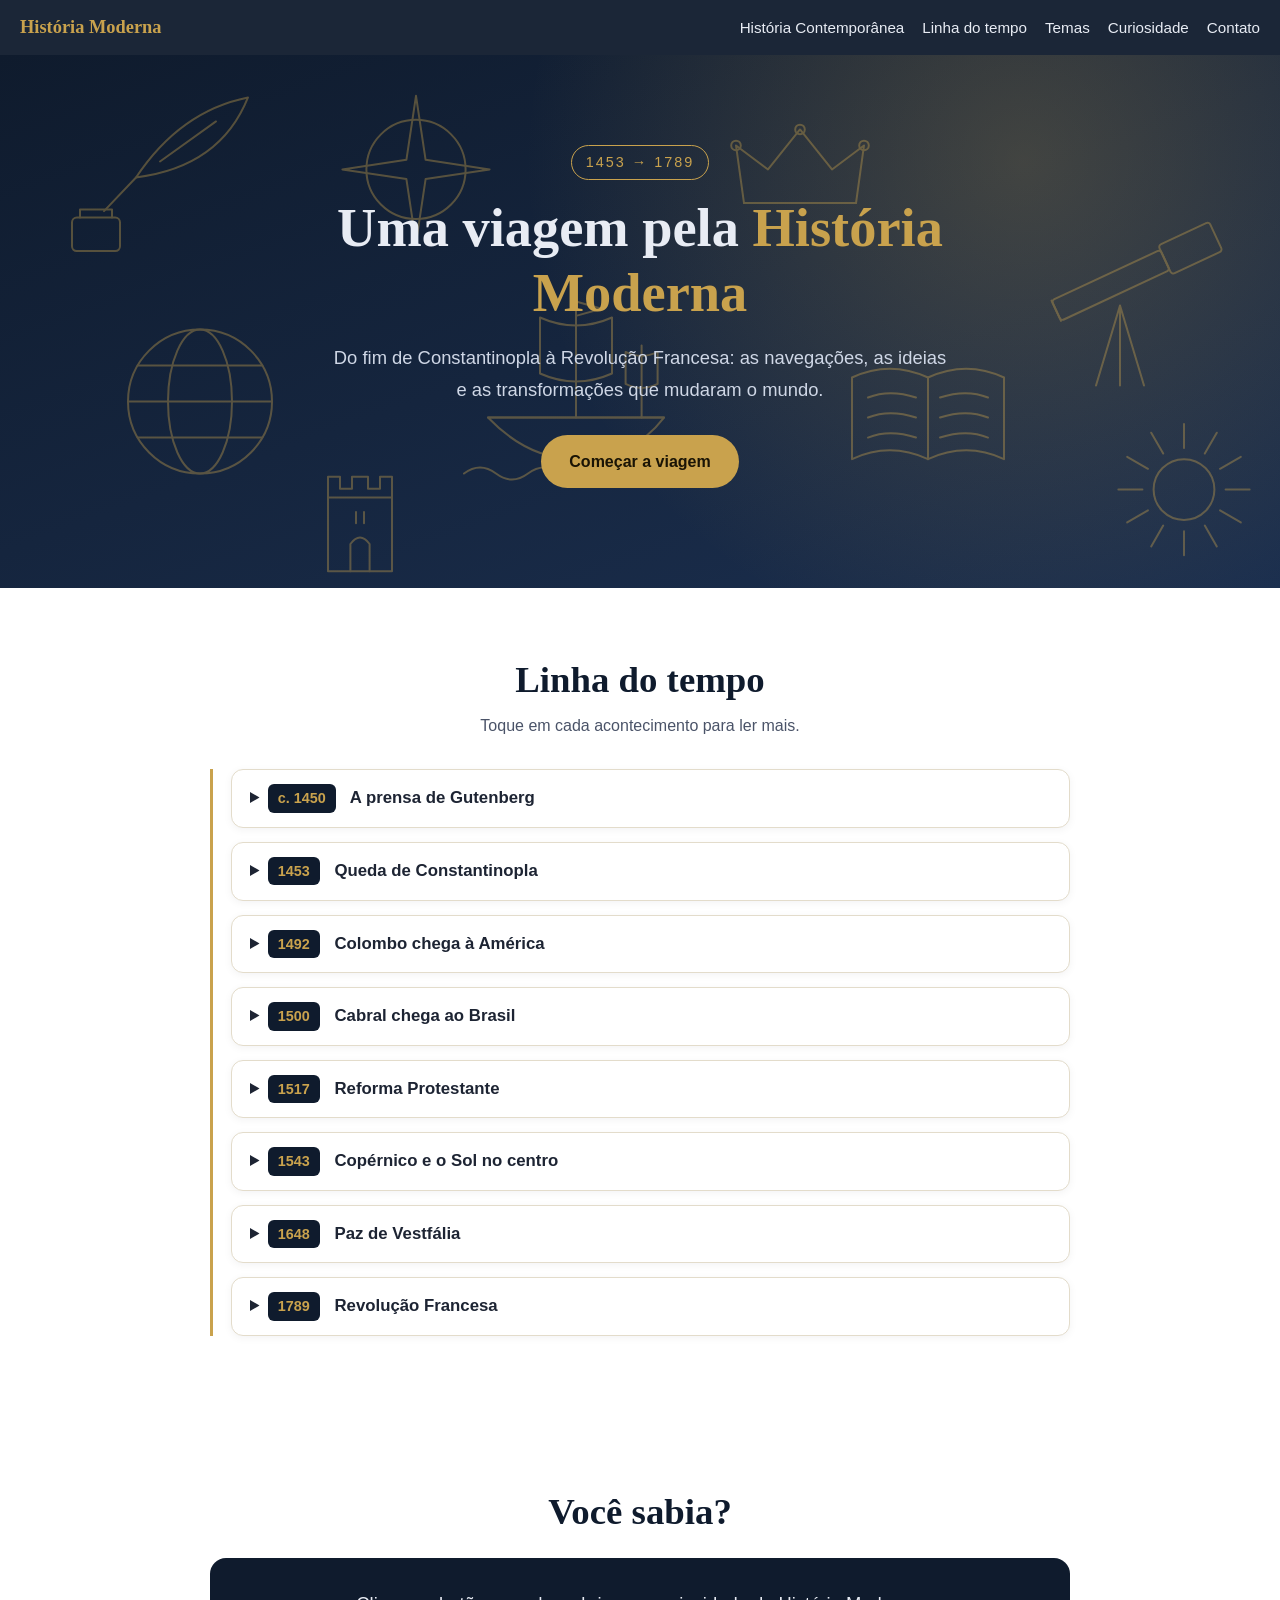
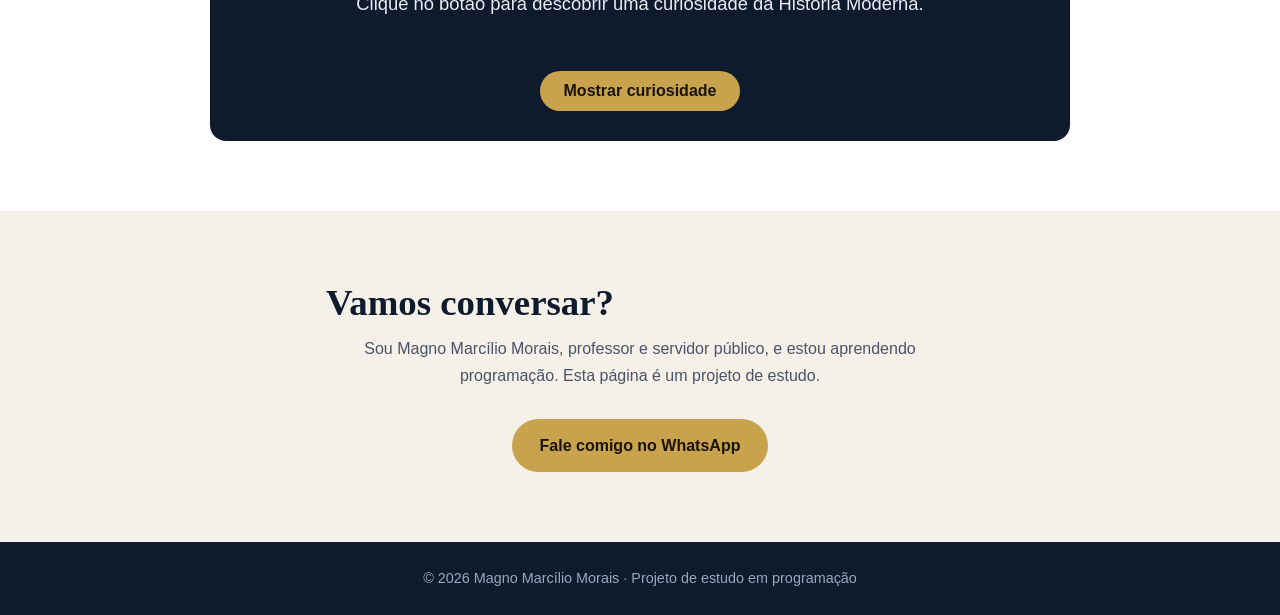
<file: index.html>
<!DOCTYPE html>
<html lang="pt-BR">
<head>
  <meta charset="UTF-8">
  <meta name="viewport" content="width=device-width, initial-scale=1.0">
  <title>História Moderna | Magno Marcílio Morais</title>
  <meta name="description" content="Uma viagem pela História Moderna: do Renascimento à Revolução Francesa.">
  <link rel="stylesheet" href="style.css">
</head>
<body>

  <header class="topo">
    <a class="marca" href="#inicio">História Moderna</a>
    <nav class="menu">
      <a href="contemporanea.html">História Contemporânea</a>
      <a href="#linha-do-tempo">Linha do tempo</a>
      <a href="#temas">Temas</a>
      <a href="#curiosidade">Curiosidade</a>
      <a href="#contato">Contato</a>
    </nav>
  </header>

  <main>

    <section class="hero" id="inicio">
      <p class="etiqueta">1453 &rarr; 1789</p>
      <h1>Uma viagem pela <span>História Moderna</span></h1>
      <p class="hero-texto">
        Do fim de Constantinopla à Revolução Francesa: as navegações, as ideias
        e as transformações que mudaram o mundo.
      </p>
      <a class="botao-principal" href="#linha-do-tempo">Começar a viagem</a>
    </section>

    <section class="secao" id="linha-do-tempo">
      <h2>Linha do tempo</h2>
      <p class="secao-texto">Toque em cada acontecimento para ler mais.</p>

            <div class="timeline">

        <details class="evento">
          <summary><span class="ano">c. 1450</span> A prensa de Gutenberg</summary>
          <div class="detalhes">
            <h4>O que aconteceu</h4>
            <p>Na cidade de Mainz, na atual Alemanha, Johannes Gutenberg aperfeiçoou um sistema de impressão com tipos móveis de metal, tinta adequada e uma prensa adaptada. A famosa Bíblia de Gutenberg foi impressa por volta de 1455.</p>
            <h4>Contexto</h4>
            <p>Antes disso, os livros eram copiados à mão, principalmente por monges e copistas. O processo era lento e caro, e poucas pessoas tinham acesso a livros.</p>
            <h4>Consequências</h4>
            <ul>
              <li>Livros mais baratos e em maior quantidade.</li>
              <li>Mais pessoas aprendendo a ler e acessando informação.</li>
              <li>Ideias do Renascimento, da Reforma e da ciência circulando rapidamente.</li>
            </ul>
            <p class="reflexao">Para refletir: que invenção de hoje espalha ideias tão rápido quanto a imprensa fez no século XV?</p>
          </div>
        </details>

        <details class="evento">
          <summary><span class="ano">1453</span> Queda de Constantinopla</summary>
          <div class="detalhes">
            <h4>O que aconteceu</h4>
            <p>Em 29 de maio de 1453, após um cerco de cerca de 50 dias, as tropas do sultão otomano Mehmed II tomaram Constantinopla. O último imperador bizantino, Constantino XI, morreu na defesa da cidade.</p>
            <h4>Contexto</h4>
            <p>Constantinopla era a capital do Império Bizantino, herdeiro do Império Romano do Oriente, e um ponto estratégico entre a Europa e a Ásia. Os otomanos usaram canhões de grande porte contra as muralhas da cidade.</p>
            <h4>Consequências</h4>
            <ul>
              <li>Fim do Império Bizantino e início do domínio otomano na região, que depois seria conhecida como Istambul.</li>
              <li>Pela explicação tradicional, o controle otomano das rotas comerciais terrestres estimulou europeus a buscar caminhos marítimos para o Oriente. Os historiadores discutem o peso real desse fator.</li>
              <li>Marco tradicional do início da Idade Moderna.</li>
            </ul>
            <p class="reflexao">Para refletir: por que os historiadores escolhem marcos, como este, para dividir os períodos da História?</p>
          </div>
        </details>

        <details class="evento">
          <summary><span class="ano">1492</span> Colombo chega à América</summary>
          <div class="detalhes">
            <h4>O que aconteceu</h4>
            <p>Em 12 de outubro de 1492, Cristóvão Colombo, navegando a serviço dos reis católicos da Espanha, Isabel e Fernando, chegou a uma ilha das Bahamas. Ele buscava um caminho marítimo para as Índias navegando para o Ocidente.</p>
            <h4>Contexto</h4>
            <p>No mesmo ano, a Espanha concluiu a Reconquista com a tomada de Granada. A busca por rotas e riquezas movia as monarquias ibéricas.</p>
            <h4>Consequências</h4>
            <ul>
              <li>Início da conquista e da colonização europeia da América.</li>
              <li>Grande queda da população indígena, por guerras, trabalho forçado e doenças trazidas da Europa.</li>
              <li>Troca de plantas, animais e produtos entre os continentes, a chamada troca colombiana.</li>
              <li>Mais tarde, a expansão do tráfico de africanos escravizados para as colônias.</li>
            </ul>
            <p class="reflexao">Para refletir: "descoberta" ou "chegada"? Como o ponto de vista muda a forma de contar esse fato?</p>
          </div>
        </details>

        <details class="evento">
          <summary><span class="ano">1500</span> Cabral chega ao Brasil</summary>
          <div class="detalhes">
            <h4>O que aconteceu</h4>
            <p>Em 22 de abril de 1500, a frota de Pedro Álvares Cabral, com cerca de 13 navios, avistou o Monte Pascoal, no litoral da atual Bahia. O escrivão Pero Vaz de Caminha escreveu uma carta ao rei de Portugal relatando o encontro com os povos que viviam ali.</p>
            <h4>Contexto</h4>
            <p>A frota seguia para a Índia, seguindo a rota aberta por Vasco da Gama em 1498. Os historiadores debatem se a chegada ao Brasil foi acidental ou se Portugal já tinha conhecimento das terras. O Tratado de Tordesilhas (1494) já havia dividido o mundo entre Portugal e Espanha.</p>
            <h4>Consequências</h4>
            <ul>
              <li>Início da presença portuguesa no território brasileiro, com a exploração do pau-brasil.</li>
              <li>Começo de um longo processo de colonização, com graves impactos sobre os povos indígenas.</li>
            </ul>
            <p class="reflexao">Para refletir: o que a Carta de Caminha nos conta, e o que ela deixa de contar?</p>
          </div>
        </details>

        <details class="evento">
          <summary><span class="ano">1517</span> Reforma Protestante</summary>
          <div class="detalhes">
            <h4>O que aconteceu</h4>
            <p>Segundo a tradição, em 31 de outubro de 1517 o monge alemão Martinho Lutero divulgou em Wittenberg suas 95 teses, criticando a venda de indulgências pela Igreja. Os historiadores discutem os detalhes de como o texto foi tornado público.</p>
            <h4>Contexto</h4>
            <p>A Igreja precisava de recursos, e a venda de indulgências, que prometiam perdão de penas, gerava críticas. A imprensa ajudou a espalhar rapidamente os escritos de Lutero.</p>
            <h4>Consequências</h4>
            <ul>
              <li>Divisão do cristianismo ocidental e surgimento de igrejas luteranas, calvinistas e anglicana.</li>
              <li>Guerras de religião na Europa.</li>
              <li>Resposta católica, a Contrarreforma, com o Concílio de Trento (1545-1563).</li>
            </ul>
            <p class="reflexao">Para refletir: como a religião e a política se misturavam nos Estados europeus dessa época?</p>
          </div>
        </details>

        <details class="evento">
          <summary><span class="ano">1543</span> Copérnico e o Sol no centro</summary>
          <div class="detalhes">
            <h4>O que aconteceu</h4>
            <p>Nicolau Copérnico publicou a obra "Sobre as revoluções das esferas celestes", defendendo o modelo heliocêntrico: a Terra e os outros planetas giram em torno do Sol. Ele morreu no mesmo ano da publicação.</p>
            <h4>Contexto</h4>
            <p>Até então, prevalecia o modelo geocêntrico, com a Terra no centro do universo, herdado de Ptolomeu e aceito por séculos.</p>
            <h4>Consequências</h4>
            <ul>
              <li>Abertura da Revolução Científica.</li>
              <li>Trabalhos posteriores de Kepler, Galileu (com o telescópio) e Newton, que publicou os "Principia" em 1687.</li>
              <li>Nova forma de buscar conhecimento, baseada em observação, medição e experimento.</li>
            </ul>
            <p class="reflexao">Para refletir: por que mudar a posição da Terra no universo causou tanta polêmica?</p>
          </div>
        </details>

        <details class="evento">
          <summary><span class="ano">1648</span> Paz de Vestfália</summary>
          <div class="detalhes">
            <h4>O que aconteceu</h4>
            <p>Os tratados de Münster e Osnabrück encerraram a Guerra dos Trinta Anos (1618-1648), conflito que começou com tensões religiosas no Sacro Império e acabou envolvendo várias potências europeias.</p>
            <h4>Contexto</h4>
            <p>A guerra devastou regiões inteiras da Europa Central, com muitas mortes, fome e doenças.</p>
            <h4>Consequências</h4>
            <ul>
              <li>Reconhecimento da independência das Províncias Unidas (Holanda) em relação à Espanha.</li>
              <li>Fortalecimento da ideia de Estados soberanos, que não aceitam interferência externa em seus assuntos internos.</li>
              <li>Muitos estudiosos veem esse momento como base do sistema de Estados modernos.</li>
            </ul>
            <p class="reflexao">Para refletir: o que significa "soberania" de um país, e como ela aparece nas notícias de hoje?</p>
          </div>
        </details>

        <details class="evento">
          <summary><span class="ano">1789</span> Revolução Francesa</summary>
          <div class="detalhes">
            <h4>O que aconteceu</h4>
            <p>Diante de uma grave crise financeira, o rei Luís XVI convocou os Estados Gerais em 1789. Os representantes do Terceiro Estado formaram a Assembleia Nacional, o povo de Paris tomou a Bastilha em 14 de julho, e em agosto foi aprovada a Declaração dos Direitos do Homem e do Cidadão.</p>
            <h4>Contexto</h4>
            <p>A sociedade francesa era dividida em três estados: clero, nobreza e Terceiro Estado, formado pela maioria da população, que pagava a maior parte dos impostos. As ideias iluministas alimentavam a crítica aos privilégios.</p>
            <h4>Consequências</h4>
            <ul>
              <li>Fim do Antigo Regime na França e proclamação da República, em 1792.</li>
              <li>Execução de Luís XVI, em 1793, e o período do Terror.</li>
              <li>Ascensão de Napoleão Bonaparte e expansão das ideias revolucionárias pela Europa.</li>
              <li>Marco tradicional que encerra a Idade Moderna e inicia a Contemporânea.</li>
            </ul>
            <p class="reflexao">Para refletir: quais ideais da Revolução Francesa ainda aparecem em constituições e debates atuais?</p>
          </div>
        </details>

      </div>

    </section>

    <section class="secao" id="curiosidade">
      <h2>Você sabia?</h2>
      <div class="curiosidade">
        <p id="fato">Clique no botão para descobrir uma curiosidade da História Moderna.</p>
        <button id="botao-fato" type="button">Mostrar curiosidade</button>
      </div>
    </section>

    <section class="secao secao-clara" id="contato">
      <h2>Vamos conversar?</h2>
      <p class="secao-texto">
        Sou Magno Marcílio Morais, professor e servidor público, e estou
        aprendendo programação. Esta página é um projeto de estudo.
      </p>
      <!-- TROQUE 5584999380370 pelo seu número: 55 + DDD + número, só dígitos -->
      <a class="botao-principal" href="https://wa.me/5584999380370" target="_blank" rel="noopener">Fale comigo no WhatsApp</a>
    </section>

  </main>

  <footer class="rodape">
    <p>&copy; 2026 Magno Marcílio Morais &middot; Projeto de estudo em programação</p>
  </footer>

  <script src="script.js"></script>

 <!--Start of Tawk.to Script-->
<script type="text/javascript">
var Tawk_API=Tawk_API||{}, Tawk_LoadStart=new Date();
(function(){
var s1=document.createElement("script"),s0=document.getElementsByTagName("script")[0];
s1.async=true;
s1.src='https://embed.tawk.to/6acb996a6dd9e034cbf2befc/1k4lkui4u';
s1.charset='UTF-8';
s1.setAttribute('crossorigin','*');
s0.parentNode.insertBefore(s1,s0);
})();
</script>
<!--End of Tawk.to Script-->
</body>
</html>
</file>
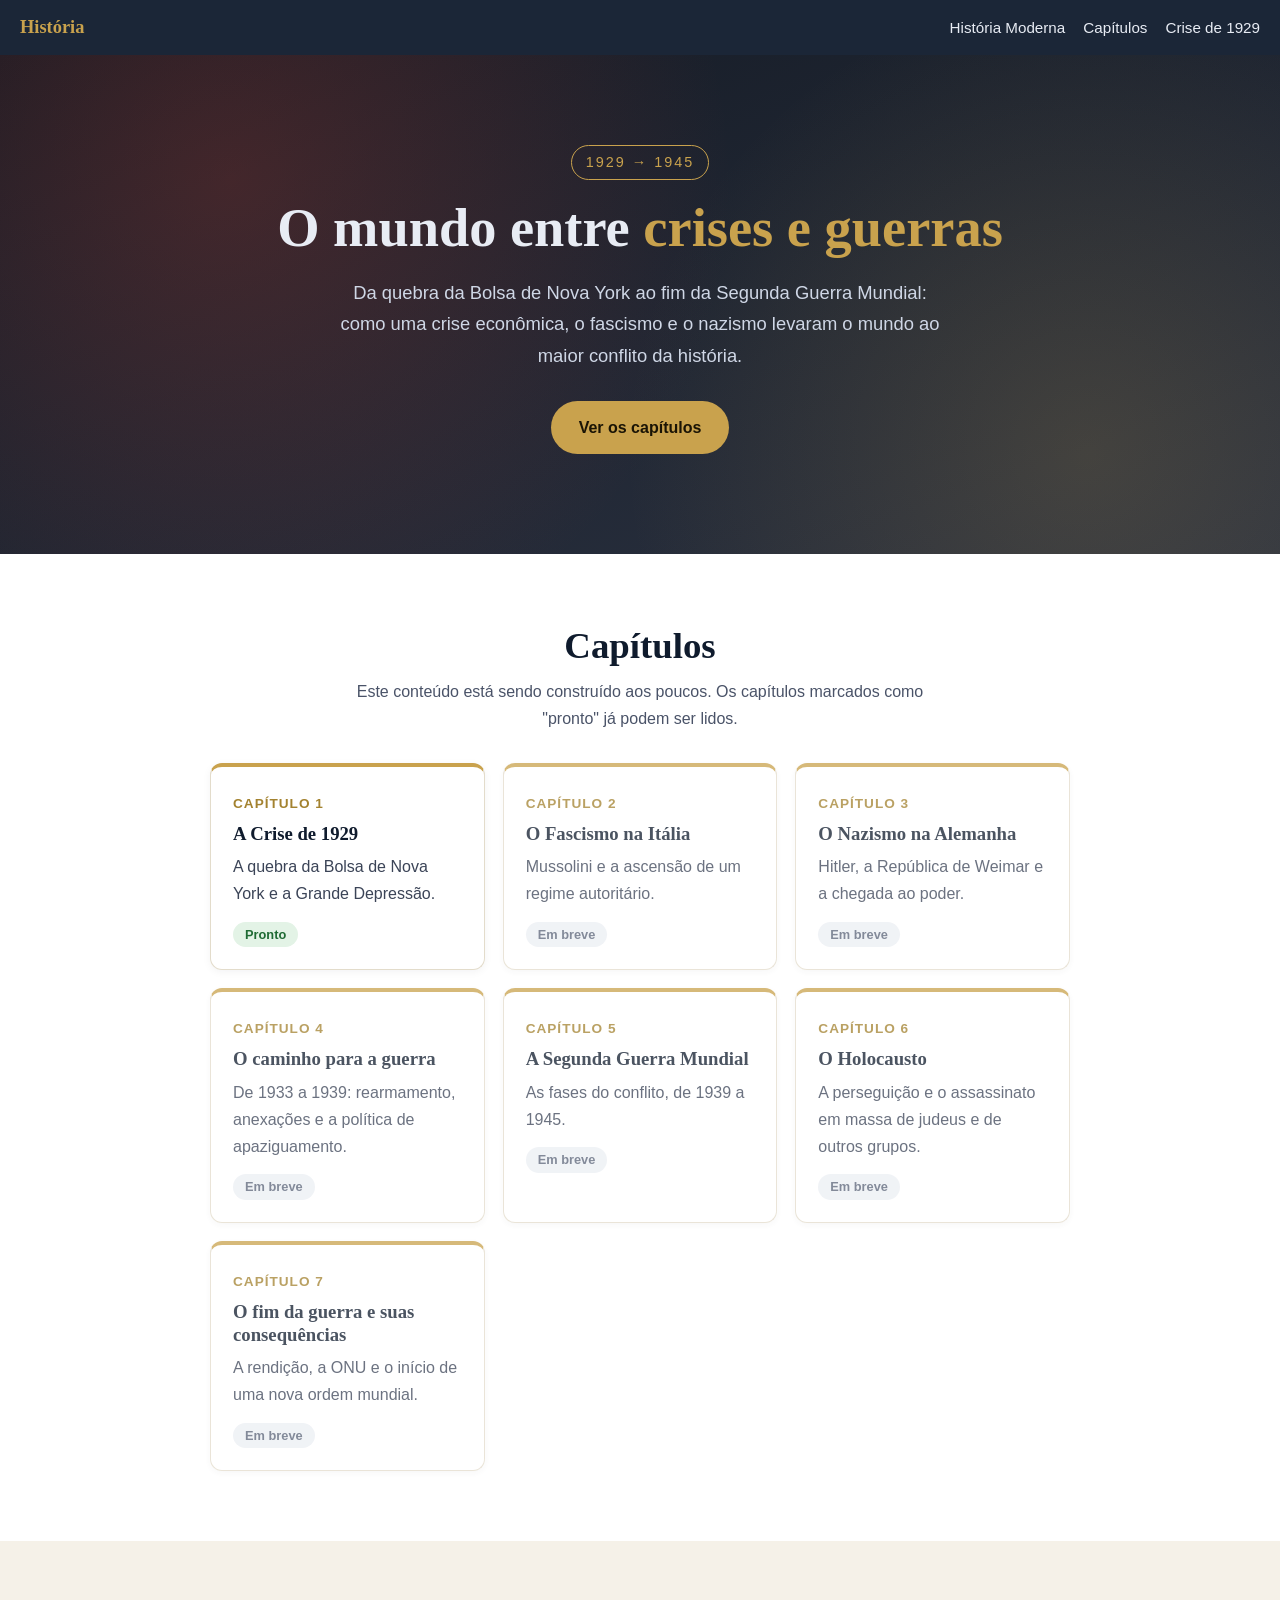
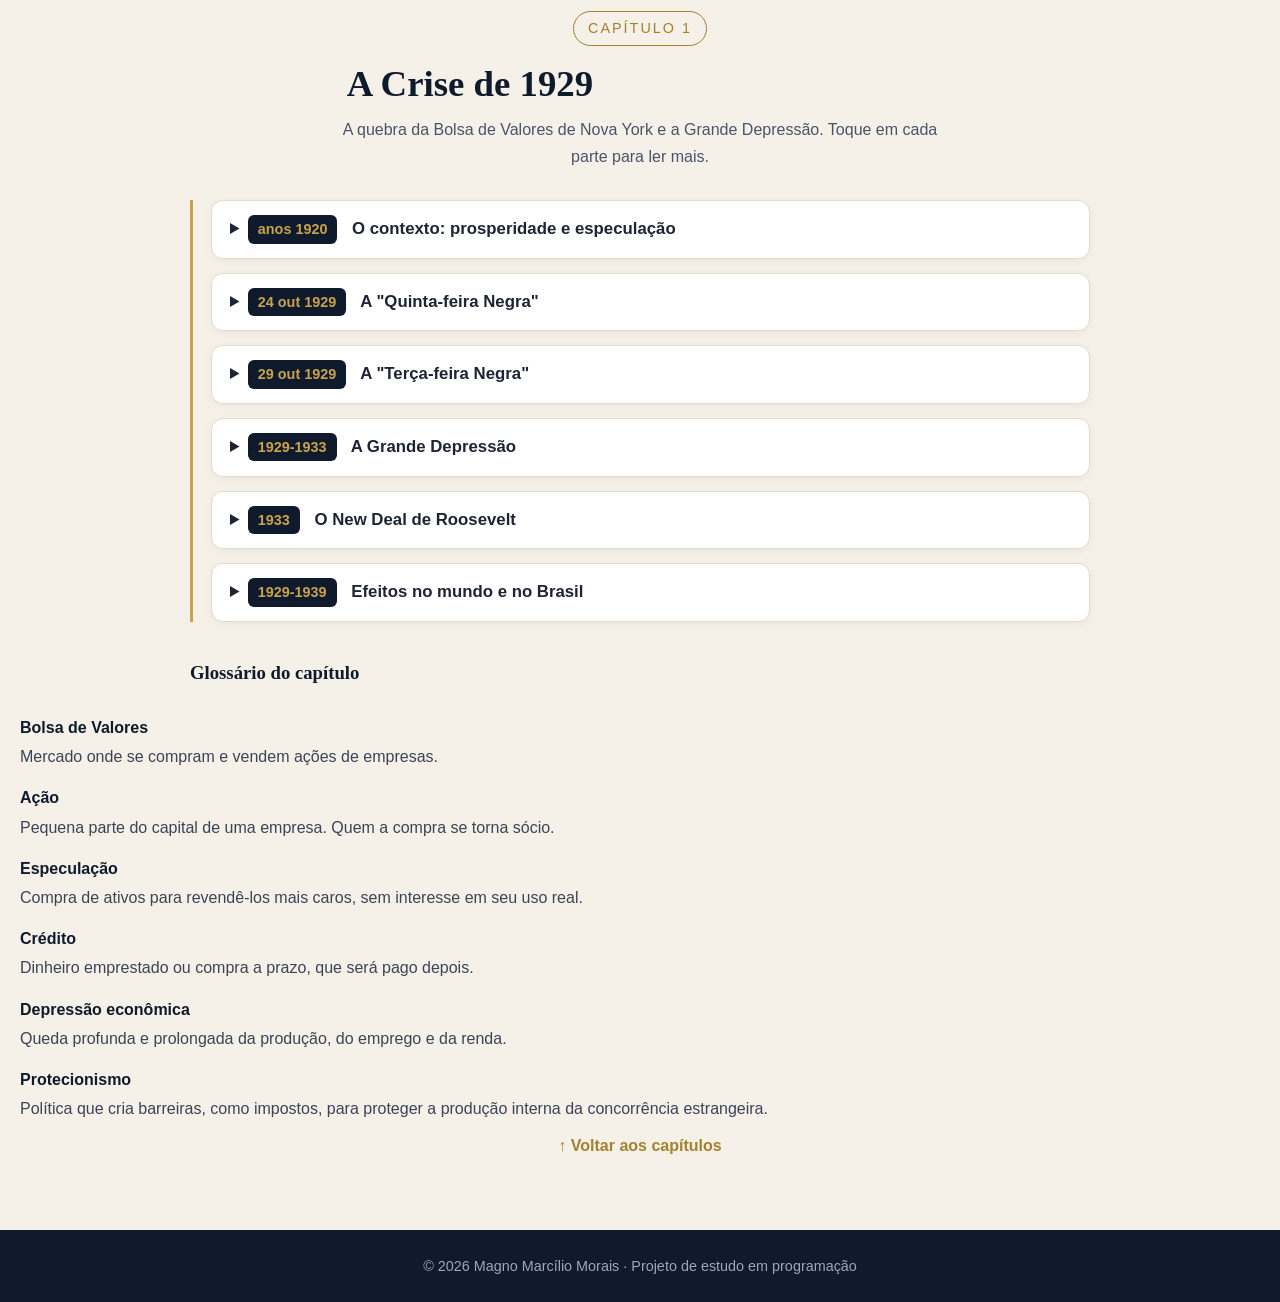
<file: contemporanea.html>
<!DOCTYPE html>
<html lang="pt-BR">
<head>
  <meta charset="UTF-8">
  <meta name="viewport" content="width=device-width, initial-scale=1.0">
  <title>História Contemporânea | Magno Marcílio Morais</title>
  <meta name="description" content="Da crise de 1929 à Segunda Guerra Mundial: o mundo entre as guerras.">
  <link rel="stylesheet" href="style.css">
  <link rel="stylesheet" href="contemporanea.css">
</head>
<body>

  <header class="topo">
    <a class="marca" href="index.html">História</a>
    <nav class="menu">
      <a href="index.html">História Moderna</a>
      <a href="#capitulos">Capítulos</a>
      <a href="#cap1">Crise de 1929</a>
    </nav>
  </header>

  <main>

    <section class="hero hero-contemp" id="inicio">
      <p class="etiqueta">1929 &rarr; 1945</p>
      <h1>O mundo entre <span>crises e guerras</span></h1>
      <p class="hero-texto">
        Da quebra da Bolsa de Nova York ao fim da Segunda Guerra Mundial:
        como uma crise econômica, o fascismo e o nazismo levaram o mundo ao maior
        conflito da história.
      </p>
      <a class="botao-principal" href="#capitulos">Ver os capítulos</a>
    </section>

    <section class="secao" id="capitulos">
      <h2>Capítulos</h2>
      <p class="secao-texto">Este conteúdo está sendo construído aos poucos. Os capítulos marcados como "pronto" já podem ser lidos.</p>

      <div class="capitulos">
        <a class="capitulo" href="#cap1">
          <span class="num">CAPÍTULO 1</span>
          <h3>A Crise de 1929</h3>
          <p>A quebra da Bolsa de Nova York e a Grande Depressão.</p>
          <span class="status status-pronto">Pronto</span>
        </a>

        <div class="capitulo capitulo-em-breve">
          <span class="num">CAPÍTULO 2</span>
          <h3>O Fascismo na Itália</h3>
          <p>Mussolini e a ascensão de um regime autoritário.</p>
          <span class="status status-breve">Em breve</span>
        </div>

        <div class="capitulo capitulo-em-breve">
          <span class="num">CAPÍTULO 3</span>
          <h3>O Nazismo na Alemanha</h3>
          <p>Hitler, a República de Weimar e a chegada ao poder.</p>
          <span class="status status-breve">Em breve</span>
        </div>

        <div class="capitulo capitulo-em-breve">
          <span class="num">CAPÍTULO 4</span>
          <h3>O caminho para a guerra</h3>
          <p>De 1933 a 1939: rearmamento, anexações e a política de apaziguamento.</p>
          <span class="status status-breve">Em breve</span>
        </div>

        <div class="capitulo capitulo-em-breve">
          <span class="num">CAPÍTULO 5</span>
          <h3>A Segunda Guerra Mundial</h3>
          <p>As fases do conflito, de 1939 a 1945.</p>
          <span class="status status-breve">Em breve</span>
        </div>

        <div class="capitulo capitulo-em-breve">
          <span class="num">CAPÍTULO 6</span>
          <h3>O Holocausto</h3>
          <p>A perseguição e o assassinato em massa de judeus e de outros grupos.</p>
          <span class="status status-breve">Em breve</span>
        </div>

        <div class="capitulo capitulo-em-breve">
          <span class="num">CAPÍTULO 7</span>
          <h3>O fim da guerra e suas consequências</h3>
          <p>A rendição, a ONU e o início de uma nova ordem mundial.</p>
          <span class="status status-breve">Em breve</span>
        </div>
      </div>
    </section>

    <section class="secao secao-clara" id="cap1">
      <p class="etiqueta" style="color: var(--destaque-escuro); border-color: var(--destaque-escuro);">CAPÍTULO 1</p>
      <h2>A Crise de 1929</h2>
      <p class="secao-texto">A quebra da Bolsa de Valores de Nova York e a Grande Depressão. Toque em cada parte para ler mais.</p>

      <div class="timeline">

        <details class="evento">
          <summary><span class="ano">anos 1920</span> O contexto: prosperidade e especulação</summary>
          <div class="detalhes">
            <h4>A economia dos "anos loucos"</h4>
            <p>Depois da Primeira Guerra Mundial, os Estados Unidos se tornaram a maior potência econômica do mundo. A produção industrial crescia, novos produtos como automóveis e eletrodomésticos se espalhavam, e o crédito para comprar a prazo era fácil.</p>
            <h4>A Bolsa de Valores</h4>
            <p>A Bolsa de Nova York, em Wall Street, é o lugar onde se compram e vendem ações, que são pequenas partes de empresas. Com os preços das ações subindo muito, milhares de pessoas passaram a comprar para revender mais caro, uma prática chamada especulação. Muitos compravam com dinheiro emprestado, esperando que os preços continuassem subindo.</p>
            <h4>Os sinais de fragilidade</h4>
            <ul>
              <li>A produção, principalmente na agricultura e na indústria, crescia mais do que a capacidade de compra da população.</li>
              <li>A riqueza era muito concentrada, e os salários não acompanhavam a produção.</li>
              <li>Os preços das ações subiam muito acima do valor real das empresas.</li>
            </ul>
            <p class="reflexao">Para refletir: por que um período de grande prosperidade pode esconder riscos?</p>
          </div>
        </details>

        <details class="evento">
          <summary><span class="ano">24 out 1929</span> A "Quinta-feira Negra"</summary>
          <div class="detalhes">
            <h4>O que aconteceu</h4>
            <p>Em 24 de outubro de 1929, uma quinta-feira, os preços das ações começaram a despencar e muitos investidores tentaram vender ao mesmo tempo. Houve pânico no pregão da Bolsa de Nova York.</p>
            <h4>Por que o pânico se espalha</h4>
            <p>Quando todos querem vender e quase ninguém quer comprar, os preços caem ainda mais. Quem tinha comprado com dinheiro emprestado ficava sem como pagar as dívidas.</p>
          </div>
        </details>

        <details class="evento">
          <summary><span class="ano">29 out 1929</span> A "Terça-feira Negra"</summary>
          <div class="detalhes">
            <h4>O que aconteceu</h4>
            <p>Cinco dias depois, em 29 de outubro, houve uma nova onda de vendas, com um volume recorde de negociações e quedas muito fortes. Essa data é a mais associada à quebra da Bolsa.</p>
            <h4>Os números</h4>
            <p>As ações continuaram caindo nos anos seguintes. Entre 1929 e 1932, o principal índice da Bolsa, o Dow Jones, perdeu quase 90% do seu valor.</p>
            <p class="reflexao">Para refletir: a quebra da Bolsa foi a causa da crise ou o sinal visível de problemas que já existiam? Os historiadores debatem a importância relativa de cada fator.</p>
          </div>
        </details>

        <details class="evento">
          <summary><span class="ano">1929-1933</span> A Grande Depressão</summary>
          <div class="detalhes">
            <h4>Do mercado financeiro para a vida real</h4>
            <p>A quebra afetou bancos, empresas e famílias. Sem clientes e sem crédito, fábricas reduziram a produção e demitiram. Milhares de bancos fecharam, e muitas pessoas perderam suas economias.</p>
            <h4>Consequências nos Estados Unidos</h4>
            <ul>
              <li>Desemprego chegando a cerca de 25% da população ativa no início dos anos 1930.</li>
              <li>Queda forte dos preços e da renda dos agricultores.</li>
              <li>Aumento da pobreza e do número de pessoas sem moradia.</li>
            </ul>
            <h4>Fatores que agravaram a crise</h4>
            <p>Os governos de vários países adotaram medidas protecionistas, como a lei de tarifas Smoot-Hawley, nos Estados Unidos, em 1930, que elevou impostos sobre produtos importados. O comércio mundial encolheu ainda mais.</p>
          </div>
        </details>

        <details class="evento">
          <summary><span class="ano">1933</span> O New Deal de Roosevelt</summary>
          <div class="detalhes">
            <h4>O que aconteceu</h4>
            <p>Franklin D. Roosevelt foi eleito presidente em 1932 e assumiu em 1933. Seu programa, o New Deal ("novo acordo"), ampliou o papel do Estado na economia.</p>
            <h4>Medidas principais</h4>
            <ul>
              <li>Regulação do sistema bancário e financeiro, para dar mais segurança aos depositantes.</li>
              <li>Obras públicas para gerar empregos.</li>
              <li>Ajuda a agricultores e a desempregados.</li>
              <li>A criação, em 1935, do sistema de seguridade social, com aposentadorias e seguro-desemprego.</li>
            </ul>
            <p class="reflexao">Para refletir: qual deve ser o papel do Estado em tempos de crise econômica? Que argumentos existem a favor e contra?</p>
          </div>
        </details>

        <details class="evento">
          <summary><span class="ano">1929-1939</span> Efeitos no mundo e no Brasil</summary>
          <div class="detalhes">
            <h4>Na Europa</h4>
            <p>Os Estados Unidos emprestavam dinheiro a países europeus, principalmente à Alemanha, que enfrentava dívidas da Primeira Guerra. Com a crise, esses empréstimos foram interrompidos e os investimentos americanos foram retirados. A economia alemã sofreu um golpe duro, e o desemprego disparou, chegando a milhões de pessoas.</p>
            <h4>No Brasil</h4>
            <p>A economia brasileira dependia muito da exportação de café. Com a crise mundial, o preço do café despencou, e os cafeicultores sofreram grandes prejuízos. Esse quadro agravou a crise econômica e política e contribuiu para o clima que levou à Revolução de 1930 e à chegada de Getúlio Vargas ao poder.</p>
            <h4>Uma ponte para os próximos capítulos</h4>
            <p>Em países com democracias frágeis e economias em colapso, discursos autoritários e nacionalistas ganharam força. A crise de 1929 ajuda a entender como o nazismo chegou ao poder na Alemanha e como o mundo caminhou para uma nova guerra.</p>
            <p class="reflexao">Para refletir: como a crise econômica pode influenciar escolhas políticas de uma sociedade?</p>
          </div>
        </details>

      </div>

      <h3 class="titulo-capitulo" style="margin-top: 40px; font-family: Georgia, serif; color: var(--fundo);">Glossário do capítulo</h3>
      <dl class="glossario">
        <dt>Bolsa de Valores</dt>
        <dd>Mercado onde se compram e vendem ações de empresas.</dd>
        <dt>Ação</dt>
        <dd>Pequena parte do capital de uma empresa. Quem a compra se torna sócio.</dd>
        <dt>Especulação</dt>
        <dd>Compra de ativos para revendê-los mais caros, sem interesse em seu uso real.</dd>
        <dt>Crédito</dt>
        <dd>Dinheiro emprestado ou compra a prazo, que será pago depois.</dd>
        <dt>Depressão econômica</dt>
        <dd>Queda profunda e prolongada da produção, do emprego e da renda.</dd>
        <dt>Protecionismo</dt>
        <dd>Política que cria barreiras, como impostos, para proteger a produção interna da concorrência estrangeira.</dd>
      </dl>

      <a class="voltar" href="#capitulos">&uarr; Voltar aos capítulos</a>
    </section>

  </main>

  <footer class="rodape">
    <p>&copy; 2026 Magno Marcílio Morais &middot; Projeto de estudo em programação</p>
  </footer>

</body>
</html>
</file>
<file: style.css>
:root {
  --fundo: #0f1b2d;
  --fundo-claro: #f5f1e8;
  --texto: #1d2433;
  --texto-claro: #e8ecf4;
  --destaque: #c9a24d;
  --destaque-escuro: #a3822f;
  --cartao: #ffffff;
  --borda: #e3dccb;
}

* {
  box-sizing: border-box;
}

html {
  scroll-behavior: smooth;
}

body {
  margin: 0;
  font-family: "Segoe UI", Roboto, Arial, sans-serif;
  color: var(--texto);
  background: #ffffff;
  line-height: 1.7;
}

h1, h2, h3 {
  font-family: Georgia, "Times New Roman", serif;
  line-height: 1.2;
}

/* Topo */
.topo {
  position: sticky;
  top: 0;
  z-index: 10;
  display: flex;
  flex-wrap: wrap;
  align-items: center;
  justify-content: space-between;
  gap: 8px 20px;
  padding: 12px 20px;
  background: rgba(15, 27, 45, 0.95);
  backdrop-filter: blur(6px);
}

.marca {
  font-family: Georgia, serif;
  font-size: 1.15rem;
  color: var(--destaque);
  text-decoration: none;
  font-weight: bold;
}

.menu {
  display: flex;
  flex-wrap: wrap;
  gap: 6px 18px;
}

.menu a {
  color: var(--texto-claro);
  text-decoration: none;
  font-size: 0.95rem;
}

.menu a:hover {
  color: var(--destaque);
}

/* Início */
.hero {
  text-align: center;
  padding: 90px 20px 100px;
  color: var(--texto-claro);
  background:
    url("hero-bg.svg") center / cover no-repeat,
    radial-gradient(circle at 80% 20%, rgba(201, 162, 77, 0.25), transparent 45%),
    linear-gradient(160deg, #0f1b2d 0%, #1b2f4f 100%);
}

/* Conteúdo ampliado da linha do tempo */
.evento .detalhes h4 {
  margin: 16px 0 4px;
  font-family: Georgia, "Times New Roman", serif;
  font-size: 1rem;
  color: var(--destaque-escuro);
}

.evento .detalhes p {
  margin: 0 0 6px;
}

.evento .detalhes ul {
  margin: 0;
  padding-left: 20px;
  color: #3b4457;
}

.evento .detalhes li {
  margin-bottom: 4px;
}

.evento .reflexao {
  margin-top: 16px;
  padding: 10px 14px;
  border-left: 3px solid var(--destaque);
  border-radius: 6px;
  background: #faf6ea;
  font-style: italic;
}

.etiqueta {
  display: inline-block;
  margin: 0 0 16px;
  padding: 4px 14px;
  border: 1px solid var(--destaque);
  border-radius: 999px;
  color: var(--destaque);
  font-size: 0.9rem;
  letter-spacing: 2px;
}

.hero h1 {
  margin: 0 auto 16px;
  max-width: 760px;
  font-size: clamp(2rem, 6vw, 3.4rem);
}

.hero h1 span {
  color: var(--destaque);
}

.hero-texto {
  margin: 0 auto 30px;
  max-width: 620px;
  font-size: 1.15rem;
  color: #cfd7e6;
}

.botao-principal {
  display: inline-block;
  padding: 13px 28px;
  border-radius: 999px;
  background: var(--destaque);
  color: #1a1405;
  font-weight: bold;
  text-decoration: none;
  transition: transform 0.15s, background 0.15s;
}

.botao-principal:hover {
  background: #dcb760;
  transform: translateY(-2px);
}

/* Seções */
.secao {
  padding: 70px 20px;
  max-width: 900px;
  margin: 0 auto;
  text-align: center;
}

.secao-clara {
  max-width: none;
  background: var(--fundo-claro);
}

.secao-clara > * {
  max-width: 900px;
  margin-left: auto;
  margin-right: auto;
}

.secao h2 {
  margin: 0 0 10px;
  font-size: clamp(1.7rem, 4vw, 2.3rem);
  color: var(--fundo);
}

.secao-texto {
  margin: 0 auto 30px;
  max-width: 620px;
  color: #4a5368;
}

/* Linha do tempo */
.timeline {
  text-align: left;
  border-left: 3px solid var(--destaque);
  padding-left: 18px;
  margin-top: 30px;
}

.evento {
  margin-bottom: 14px;
  background: var(--cartao);
  border: 1px solid var(--borda);
  border-radius: 12px;
  padding: 14px 18px;
  box-shadow: 0 2px 8px rgba(15, 27, 45, 0.05);
}

.evento summary {
  cursor: pointer;
  font-weight: 600;
  font-size: 1.05rem;
  list-style-position: inside;
}

.evento[open] {
  border-color: var(--destaque);
}

.evento p {
  margin: 10px 0 0;
  color: #3b4457;
}

.ano {
  display: inline-block;
  margin-right: 10px;
  padding: 2px 10px;
  border-radius: 6px;
  background: var(--fundo);
  color: var(--destaque);
  font-size: 0.9rem;
}

/* Cartões */
.cartoes {
  display: grid;
  grid-template-columns: repeat(auto-fit, minmax(240px, 1fr));
  gap: 18px;
  margin-top: 30px;
  text-align: left;
}

.cartao {
  background: var(--cartao);
  border: 1px solid var(--borda);
  border-top: 4px solid var(--destaque);
  border-radius: 12px;
  padding: 22px;
  box-shadow: 0 2px 8px rgba(15, 27, 45, 0.05);
}

.cartao h3 {
  margin: 0 0 8px;
  color: var(--fundo);
}

.cartao p {
  margin: 0;
  color: #3b4457;
}

/* Curiosidade */
.curiosidade {
  margin-top: 24px;
  padding: 30px 22px;
  border-radius: 16px;
  background: var(--fundo);
  color: var(--texto-claro);
}

.curiosidade p {
  margin: 0 0 20px;
  font-size: 1.15rem;
  min-height: 3.4em;
}

.curiosidade button {
  padding: 11px 24px;
  border: none;
  border-radius: 999px;
  background: var(--destaque);
  color: #1a1405;
  font-size: 1rem;
  font-weight: bold;
  cursor: pointer;
}

.curiosidade button:hover {
  background: #dcb760;
}

/* Rodapé */
.rodape {
  padding: 24px 20px;
  text-align: center;
  background: var(--fundo);
  color: #9aa6bd;
  font-size: 0.9rem;
}

.rodape p {
  margin: 0;
}

@media (max-width: 520px) {
  .secao {
    padding: 50px 16px;
  }
  .hero {
    padding: 70px 16px 80px;
  }
}
</file>
<file: contemporanea.css>
/* Estilos extras da página História Contemporânea (carregado depois do style.css) */

.hero-contemp {
  background:
    radial-gradient(circle at 18% 25%, rgba(176, 58, 46, 0.28), transparent 45%),
    radial-gradient(circle at 85% 80%, rgba(201, 162, 77, 0.18), transparent 40%),
    linear-gradient(160deg, #141a24 0%, #2a3140 100%);
}

.capitulos {
  display: grid;
  grid-template-columns: repeat(auto-fit, minmax(250px, 1fr));
  gap: 18px;
  margin-top: 30px;
  text-align: left;
}

.capitulo {
  position: relative;
  display: block;
  padding: 22px;
  border: 1px solid var(--borda);
  border-top: 4px solid var(--destaque);
  border-radius: 12px;
  background: var(--cartao);
  color: inherit;
  text-decoration: none;
  box-shadow: 0 2px 8px rgba(15, 27, 45, 0.05);
}

.capitulo h3 {
  margin: 0 0 8px;
  color: var(--fundo);
}

.capitulo p {
  margin: 0 0 12px;
  color: #3b4457;
}

.capitulo .num {
  display: inline-block;
  margin-bottom: 8px;
  color: var(--destaque-escuro);
  font-weight: bold;
  letter-spacing: 1px;
  font-size: 0.85rem;
}

.status {
  display: inline-block;
  padding: 2px 12px;
  border-radius: 999px;
  font-size: 0.8rem;
  font-weight: bold;
}

.status-pronto {
  background: #e3f3e6;
  color: #1f6b34;
}

.status-breve {
  background: #eceff4;
  color: #5a6478;
}

a.capitulo:hover {
  transform: translateY(-2px);
  border-top-color: var(--fundo);
}

.capitulo-em-breve {
  opacity: 0.75;
}

.titulo-capitulo {
  text-align: left;
}

.titulo-capitulo h2 {
  text-align: left;
}

.glossario {
  margin: 30px 0 0;
  text-align: left;
}

.glossario dt {
  margin-top: 14px;
  font-weight: bold;
  color: var(--fundo);
}

.glossario dd {
  margin: 2px 0 0;
  color: #3b4457;
}

.voltar {
  display: inline-block;
  margin-top: 10px;
  color: var(--destaque-escuro);
  font-weight: bold;
  text-decoration: none;
}
</file>
